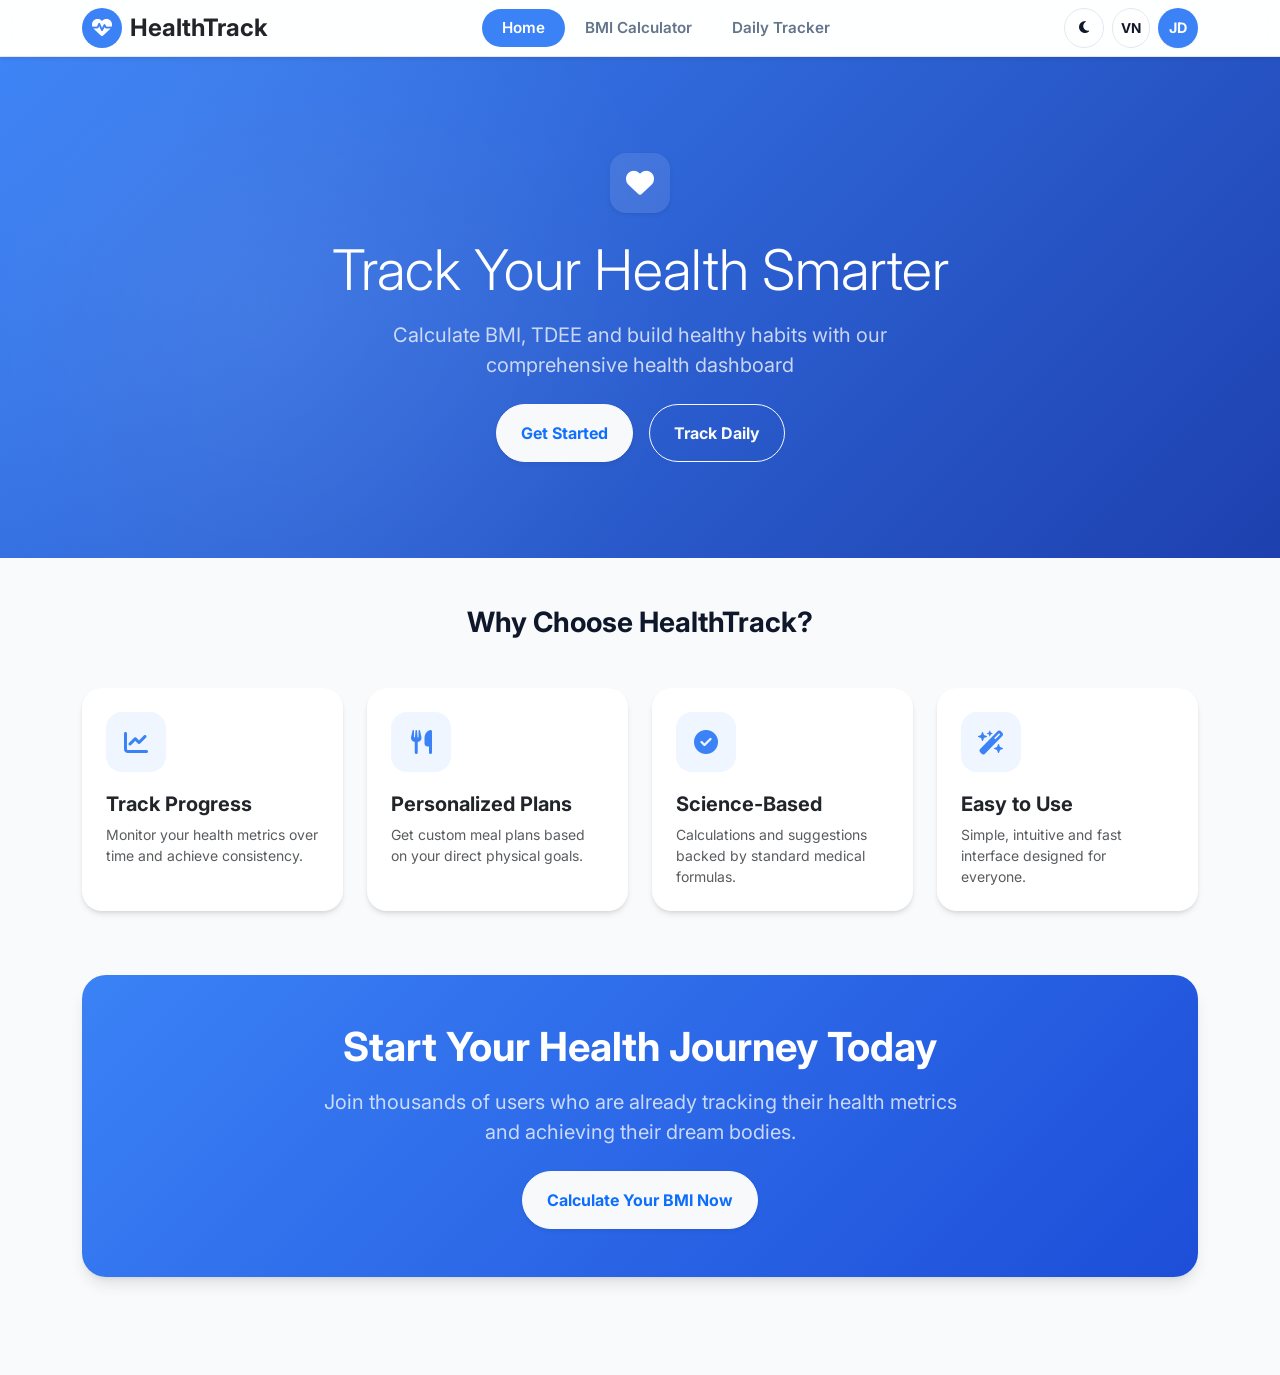
<file: index.html>
<!DOCTYPE html>
<html lang="en" data-theme="light">
<head>
    <meta charset="UTF-8">
    <meta name="viewport" content="width=device-width, initial-scale=1.0">
    <title>HealthTrack - Your Health Dashboard</title>
    
    <!-- Bootstrap CSS -->
    <link href="https://cdn.jsdelivr.net/npm/bootstrap@5.3.0/dist/css/bootstrap.min.css" rel="stylesheet">
    <!-- Font Awesome Icons -->
    <link rel="stylesheet" href="https://cdnjs.cloudflare.com/ajax/libs/font-awesome/6.4.0/css/all.min.css">
    <!-- Google Fonts - Inter -->
    <link href="https://fonts.googleapis.com/css2?family=Inter:wght@400;500;600;700;800&display=swap" rel="stylesheet">
    
    <!-- Custom CSS -->
    <link rel="stylesheet" href="style.css">
</head>
<body>

    <!-- Floating Toast Message (Error / Success) -->
    <div id="floatingToast" class="floating-toast" role="alert">
        <i class="fa-solid fa-circle-exclamation me-2 fs-5" id="toastIcon"></i>
        <span id="toastText">Error occurred!</span>
    </div>

    <!-- Header Navigation -->
    <header class="header sticky-top py-2 shadow-sm">
        <div class="container d-flex justify-content-between align-items-center">
            
            <!-- Logo -->
            <div class="logo-container d-flex align-items-center" style="cursor: pointer;" onclick="navigateToPage('home')">
                <div class="logo-icon bg-primary text-white me-2">
                    <i class="fa-solid fa-heart-pulse"></i>
                </div>
                <h1 class="logo-text m-0 text-dark fw-bold fs-4 d-none d-sm-block" data-translate="app_title">HealthTrack</h1>
            </div>

            <!-- SPA Nav Pills -->
            <nav class="nav nav-pills d-flex align-items-center">
                <a class="nav-link active" href="#home" onclick="event.preventDefault(); navigateToPage('home');" data-translate="nav_home">Home</a>
                <a class="nav-link" href="#calculator" onclick="event.preventDefault(); navigateToPage('calculator');" data-translate="nav_calc">BMI Calculator</a>
                <a class="nav-link" href="#tracker" onclick="event.preventDefault(); navigateToPage('tracker');" data-translate="nav_tracker">Daily Tracker</a>
            </nav>

            <!-- Settings / Utilities Toggle -->
            <div class="d-flex align-items-center gap-2">
                <!-- Theme Switcher Button -->
                <button class="btn-control" id="themeToggle" title="Toggle dark mode">
                    <i class="fa-solid fa-moon"></i>
                </button>

                <!-- Language Toggle Button -->
                <button class="btn-control px-2" id="langToggle" title="Toggle language" style="width: auto; border-radius: 20px;">
                    VN
                </button>

                <!-- Profile Badge -->
                <div class="profile-badge" title="User Profile">
                    JD
                </div>
            </div>

        </div>
    </header>

    <!-- ============================================== -->
    <!-- 1. HOME SCREEN PAGE -->
    <!-- ============================================== -->
    <section id="homePage" class="spa-page">
        <!-- Hero Section -->
        <div class="hero-banner text-white text-center py-5 mb-5">
            <div class="container py-5 px-4">
                <div class="bg-white bg-opacity-10 d-inline-flex p-3 rounded-4 mb-4 text-white shadow-sm" style="backdrop-filter: blur(10px);">
                    <i class="fa-solid fa-heart fs-3"></i>
                </div>
                <h2 class="fw-extrabold display-4 mb-3" data-translate="hero_title">Track Your Health Smarter</h2>
                <p class="fs-5 opacity-75 mx-auto mb-4" style="max-width: 600px;" data-translate="hero_subtitle">Calculate BMI, TDEE and build healthy habits with our comprehensive health dashboard</p>
                <div class="d-flex justify-content-center gap-3">
                    <button class="btn btn-light rounded-pill px-4 py-3 fw-bold text-primary shadow-sm" onclick="navigateToPage('calculator')" data-translate="btn_get_started">Get Started</button>
                    <button class="btn btn-outline-light rounded-pill px-4 py-3 fw-bold" onclick="navigateToPage('tracker')" data-translate="btn_track_daily">Track Daily</button>
                </div>
            </div>
        </div>

        <!-- Features - Why Choose Us -->
        <div class="container my-5">
            <h3 class="fw-bold text-center mb-5" data-translate="why_choose_title">Why Choose HealthTrack?</h3>
            <div class="row g-4">
                
                <!-- Feature Card 1 -->
                <div class="col-md-6 col-lg-3">
                    <div class="card h-100 p-4 border-0 feature-card text-center text-sm-start">
                        <div class="feature-icon-box mx-auto mx-sm-0">
                            <i class="fa-solid fa-chart-line"></i>
                        </div>
                        <h5 class="fw-bold mb-2" data-translate="feature1_title">Track Progress</h5>
                        <p class="text-muted small m-0" data-translate="feature1_desc">Monitor your health metrics over time and achieve consistency.</p>
                    </div>
                </div>

                <!-- Feature Card 2 -->
                <div class="col-md-6 col-lg-3">
                    <div class="card h-100 p-4 border-0 feature-card text-center text-sm-start">
                        <div class="feature-icon-box mx-auto mx-sm-0">
                            <i class="fa-solid fa-utensils"></i>
                        </div>
                        <h5 class="fw-bold mb-2" data-translate="feature2_title">Personalized Plans</h5>
                        <p class="text-muted small m-0" data-translate="feature2_desc">Get custom meal plans based on your direct physical goals.</p>
                    </div>
                </div>

                <!-- Feature Card 3 -->
                <div class="col-md-6 col-lg-3">
                    <div class="card h-100 p-4 border-0 feature-card text-center text-sm-start">
                        <div class="feature-icon-box mx-auto mx-sm-0">
                            <i class="fa-solid fa-circle-check"></i>
                        </div>
                        <h5 class="fw-bold mb-2" data-translate="feature3_title">Science-Based</h5>
                        <p class="text-muted small m-0" data-translate="feature3_desc">Calculations and suggestions backed by standard medical formulas.</p>
                    </div>
                </div>

                <!-- Feature Card 4 -->
                <div class="col-md-6 col-lg-3">
                    <div class="card h-100 p-4 border-0 feature-card text-center text-sm-start">
                        <div class="feature-icon-box mx-auto mx-sm-0">
                            <i class="fa-solid fa-wand-magic-sparkles"></i>
                        </div>
                        <h5 class="fw-bold mb-2" data-translate="feature4_title">Easy to Use</h5>
                        <p class="text-muted small m-0" data-translate="feature4_desc">Simple, intuitive and fast interface designed for everyone.</p>
                    </div>
                </div>

            </div>
        </div>

        <!-- Bottom CTA -->
        <div class="container my-5 pt-3">
            <div class="cta-banner text-white p-5 text-center">
                <h3 class="fw-bold display-6 mb-3" data-translate="cta_title">Start Your Health Journey Today</h3>
                <p class="opacity-75 fs-5 mx-auto mb-4" style="max-width: 650px;" data-translate="cta_desc">Join thousands of users who are already tracking their health metrics and achieving their dream bodies.</p>
                <button class="btn btn-light rounded-pill px-4 py-3 fw-bold text-primary shadow-sm" onclick="navigateToPage('calculator')" data-translate="cta_btn">Calculate Your BMI Now</button>
            </div>
        </div>
    </section>

    <!-- ============================================== -->
    <!-- 2. BMI CALCULATOR SCREEN PAGE -->
    <!-- ============================================== -->
    <section id="calculatorPage" class="spa-page d-none">
        
        <!-- Subtle Calculator Top Header Banner -->
        <div class="hero-banner text-white text-center py-4 mb-5" style="height: 140px;">
            <div class="container py-2">
                <h2 class="fw-bold" data-translate="calc_header_title">Health Calculator</h2>
                <p class="opacity-75 small" data-translate="calc_header_subtitle">Know your standard BMI, BMR, and customize your diet plan</p>
            </div>
        </div>

        <div class="container my-4" style="margin-top: -60px !important; position: relative; z-index: 10;">
            <div class="row justify-content-center">
                <div class="col-lg-8">
                    
                    <!-- Calculator Card -->
                    <div class="card shadow-lg border-0 mb-5">
                        <div class="card-body p-4 p-md-5">
                            
                            <div class="d-flex align-items-center mb-4 pb-3 border-bottom">
                                <div class="logo-icon bg-primary text-white me-3" style="width: 46px; height: 46px; font-size: 1.3rem;">
                                    <i class="fa-solid fa-calculator"></i>
                                </div>
                                <h3 class="fw-bold text-dark m-0 fs-4" data-translate="calc_card_title">Health Calculator</h3>
                            </div>

                            <form id="healthForm" novalidate>
                                <div class="row g-4">
                                    
                                    <!-- Full Name -->
                                    <div class="col-md-12">
                                        <label for="fullName" class="form-label" data-translate="label_name">Full Name</label>
                                        <input type="text" class="form-control custom-input" id="fullName" placeholder="Enter your name" required>
                                        <div class="error-message" id="errName">
                                            <i class="fa-solid fa-circle-exclamation"></i>
                                            <span data-translate="err_name">Please enter your name</span>
                                        </div>
                                    </div>
                                    
                                    <!-- Gender -->
                                    <div class="col-md-6">
                                        <label for="gender" class="form-label" data-translate="label_gender">Gender</label>
                                        <select class="form-select custom-input" id="gender">
                                            <option value="male" data-translate="gender_male">Male</option>
                                            <option value="female" data-translate="gender_female">Female</option>
                                        </select>
                                    </div>

                                    <!-- Age -->
                                    <div class="col-md-6">
                                        <label for="age" class="form-label" data-translate="label_age">Age</label>
                                        <input type="number" class="form-control custom-input" id="age" placeholder="Enter your age" required min="1">
                                        <div class="error-message" id="errAge">
                                            <i class="fa-solid fa-circle-exclamation"></i>
                                            <span data-translate="err_age">Age must be greater than 0</span>
                                        </div>
                                    </div>

                                    <!-- Height -->
                                    <div class="col-md-6">
                                        <label for="height" class="form-label" data-translate="label_height">Height (cm)</label>
                                        <input type="number" class="form-control custom-input" id="height" placeholder="Enter your height" required min="1">
                                        <div class="error-message" id="errHeight">
                                            <i class="fa-solid fa-circle-exclamation"></i>
                                            <span data-translate="err_height">Invalid height</span>
                                        </div>
                                    </div>

                                    <!-- Weight -->
                                    <div class="col-md-6">
                                        <label for="weight" class="form-label" data-translate="label_weight">Weight (kg)</label>
                                        <input type="number" class="form-control custom-input" id="weight" placeholder="Enter your weight" required min="1">
                                        <div class="error-message" id="errWeight">
                                            <i class="fa-solid fa-circle-exclamation"></i>
                                            <span data-translate="err_weight">Please enter your weight</span>
                                        </div>
                                    </div>

                                    <!-- Activity level -->
                                    <div class="col-md-12">
                                        <label for="activity" class="form-label" data-translate="label_activity">Activity Level</label>
                                        <select class="form-select custom-input" id="activity">
                                            <option value="1.2" data-translate="activity_sed">Sedentary (little to no exercise)</option>
                                            <option value="1.375" data-translate="activity_light">Lightly active (1-3 days/week)</option>
                                            <option value="1.55" selected data-translate="activity_mod">Moderate (exercise 3-5 days/week)</option>
                                            <option value="1.725" data-translate="activity_very">Very active (6-7 days/week)</option>
                                            <option value="1.9" data-translate="activity_super">Super active (very hard exercise/job)</option>
                                        </select>
                                    </div>

                                    <!-- Submit Button -->
                                    <div class="col-12 mt-5">
                                        <button type="submit" class="btn btn-primary w-100 py-3 fw-bold fs-5 btn-calculate" data-translate="btn_calc">Calculate Now</button>
                                    </div>
                                </div>
                            </form>
                            
                        </div>
                    </div>

                    <!-- Results Section (Initially Hidden) -->
                    <div id="resultsSection" class="d-none">
                        <h3 class="fw-bold text-dark mb-4 text-center text-sm-start" data-translate="results_title">Your Results</h3>
                        
                        <!-- Top results values -->
                        <div class="row g-4 mb-4">
                            <div class="col-md-6">
                                <div class="card result-card bg-blue-light border-0 h-100 p-4 text-center">
                                    <h5 class="text-secondary fw-semibold mb-2" data-translate="bmi_card_title">BMI</h5>
                                    <div class="display-4 fw-bold text-primary mb-2" id="bmiValue">0.0</div>
                                    <div class="badge bg-success fs-6 rounded-pill px-3 py-2" id="bmiStatus" data-translate="status_normal">Normal</div>
                                </div>
                            </div>
                            <div class="col-md-6">
                                <div class="card result-card bg-blue-light border-0 h-100 p-4 text-center">
                                    <h5 class="text-secondary fw-semibold mb-2" data-translate="bmr_card_title">BMR</h5>
                                    <div class="display-4 fw-bold text-primary mb-2" id="bmrValue">0</div>
                                    <div class="text-secondary fw-medium" data-translate="unit_cal_day">calories/day</div>
                                </div>
                            </div>
                            <div class="col-12">
                                <div class="card result-card bg-green-light border-0 p-4 text-center">
                                    <h5 class="text-secondary fw-semibold mb-2" data-translate="tdee_card_title">TDEE (Total Daily Energy Expenditure)</h5>
                                    <div class="display-3 fw-bold text-success mb-2" id="tdeeValue">0</div>
                                    <div class="text-secondary fw-medium" data-translate="unit_cal_day">calories/day</div>
                                </div>
                            </div>
                        </div>

                        <!-- BMI scale indicator -->
                        <div class="card border-0 shadow-sm p-4 mb-4 rounded-4">
                            <h5 class="fw-semibold mb-4" data-translate="scale_title">BMI Classification</h5>
                            <div class="bmi-scale-container">
                                <div class="bmi-gradient"></div>
                                <div class="bmi-pointer position-absolute" id="bmiPointer">
                                    <i class="fa-solid fa-caret-down fs-3"></i>
                                </div>
                            </div>
                            <div class="d-flex justify-content-between text-muted small fw-semibold px-2 mt-2">
                                <span>0</span>
                                <span>18.5</span>
                                <span>25</span>
                                <span>30</span>
                                <span>40+</span>
                            </div>
                            <div class="d-flex justify-content-between small mt-1 px-3 fw-bold">
                                <span class="text-info" data-translate="status_under">Under</span>
                                <span class="text-success" data-translate="status_normal">Normal</span>
                                <span class="text-warning" data-translate="status_over">Over</span>
                                <span class="text-danger" data-translate="status_obese">Obese</span>
                            </div>
                        </div>

                        <!-- Secondary stats -->
                        <div class="row g-4 mb-4">
                            <div class="col-md-6">
                                <div class="card bg-blue-light border-0 p-4 d-flex flex-row align-items-center shadow-sm rounded-4">
                                    <div class="logo-icon bg-white text-primary me-3 shadow-sm" style="width: 48px; height: 48px; font-size: 1.4rem;">
                                        <i class="fa-solid fa-droplet"></i>
                                    </div>
                                    <div>
                                        <h6 class="text-secondary fw-semibold mb-1" data-translate="stat_water_title">Daily Water Intake</h6>
                                        <h4 class="fw-bold text-primary m-0" id="waterIntake">0 ml/day</h4>
                                    </div>
                                </div>
                            </div>
                            <div class="col-md-6">
                                <div class="card bg-blue-light border-0 p-4 d-flex flex-row align-items-center shadow-sm rounded-4">
                                    <div class="logo-icon bg-white text-primary me-3 shadow-sm" style="width: 48px; height: 48px; font-size: 1.4rem;">
                                        <i class="fa-solid fa-gauge-high"></i>
                                    </div>
                                    <div>
                                        <h6 class="text-secondary fw-semibold mb-1" data-translate="stat_cal_title">Recommended Calories</h6>
                                        <h4 class="fw-bold text-primary m-0" id="recCalories">0 cal/day</h4>
                                    </div>
                                </div>
                            </div>
                        </div>

                        <!-- Meal Plan -->
                        <div class="card border-0 shadow-sm p-4 rounded-4 mb-5">
                            <h4 class="fw-bold mb-1" data-translate="meal_plan_title">Balanced Meal Plan</h4>
                            <p class="text-muted mb-4" data-translate="meal_plan_subtitle">Maintain your healthy weight</p>
                            
                            <div class="badge border border-primary text-primary bg-white fs-6 py-2 px-3 mb-4 d-inline-block text-start w-auto mx-auto" style="border-radius: 8px;">
                                <span data-translate="target_cal_prefix">Target Daily Calories:</span> <span id="targetCaloriesMeal">0</span> cal
                            </div>

                            <div class="meal-list">
                                <!-- Breakfast -->
                                <div class="meal-item d-flex justify-content-between align-items-center p-3 border rounded-3 mb-3">
                                    <div>
                                        <h6 class="fw-bold mb-1" data-translate="meal_breakfast">Breakfast</h6>
                                        <p class="text-muted small m-0" data-translate="meal_breakfast_desc">Greek yogurt, berries, granola</p>
                                    </div>
                                    <div class="badge bg-primary fs-6 rounded-pill px-3 py-2" id="calBreakfast">0 cal</div>
                                </div>
                                
                                <!-- Lunch -->
                                <div class="meal-item d-flex justify-content-between align-items-center p-3 border rounded-3 mb-3">
                                    <div>
                                        <h6 class="fw-bold mb-1" data-translate="meal_lunch">Lunch</h6>
                                        <p class="text-muted small m-0" data-translate="meal_lunch_desc">Quinoa bowl, grilled vegetables, chickpeas</p>
                                    </div>
                                    <div class="badge bg-primary fs-6 rounded-pill px-3 py-2" id="calLunch">0 cal</div>
                                </div>

                                <!-- Dinner -->
                                <div class="meal-item d-flex justify-content-between align-items-center p-3 border rounded-3 mb-3">
                                    <div>
                                        <h6 class="fw-bold mb-1" data-translate="meal_dinner">Dinner</h6>
                                        <p class="text-muted small m-0" data-translate="meal_dinner_desc">Lean protein, mixed greens, whole grains</p>
                                    </div>
                                    <div class="badge bg-primary fs-6 rounded-pill px-3 py-2" id="calDinner">0 cal</div>
                                </div>

                                <!-- Snacks -->
                                <div class="meal-item d-flex justify-content-between align-items-center p-3 border rounded-3">
                                    <div>
                                        <h6 class="fw-bold mb-1" data-translate="meal_snack">Snacks</h6>
                                        <p class="text-muted small m-0" data-translate="meal_snack_desc">Fruits, nuts, veggies with hummus</p>
                                    </div>
                                    <div class="badge bg-primary fs-6 rounded-pill px-3 py-2" id="calSnack">0 cal</div>
                                </div>
                            </div>
                        </div>

                    </div>

                </div>
            </div>
        </div>
    </section>

    <!-- ============================================== -->
    <!-- 3. DAILY TRACKER SCREEN PAGE -->
    <!-- ============================================== -->
    <section id="trackerPage" class="spa-page d-none">
        
        <!-- Tracker Top Banner -->
        <div class="hero-banner text-white text-center py-4 mb-4" style="height: 140px;">
            <div class="container py-2">
                <h2 class="fw-bold" data-translate="tracker_header_title">Daily Health Tracker</h2>
                <p class="opacity-75 small" data-translate="tracker_header_subtitle">Log your daily food intake and water consumption dynamically</p>
            </div>
        </div>

        <div class="container my-4" style="margin-top: -65px !important; position: relative; z-index: 10;">
            
            <!-- Top Summary Grid Indicators -->
            <div class="row g-3 mb-5">
                
                <!-- Card 1: Total Calories logged -->
                <div class="col-6 col-lg-3">
                    <div class="card border-0 shadow-sm tracker-summary-card">
                        <div class="tracker-summary-icon">
                            <i class="fa-solid fa-fire"></i>
                        </div>
                        <div>
                            <span class="text-muted small d-block fw-semibold" data-translate="indicator_total_cal">Total Calories</span>
                            <span class="fw-bold fs-5 text-dark" id="summaryTotalCalories">0 / 2000 cal</span>
                        </div>
                    </div>
                </div>

                <!-- Card 2: Calories Remaining -->
                <div class="col-6 col-lg-3">
                    <div class="card border-0 shadow-sm tracker-summary-card">
                        <div class="tracker-summary-icon" style="color: var(--success-color); background-color: var(--bg-green-light);">
                            <i class="fa-solid fa-circle-chevron-down"></i>
                        </div>
                        <div>
                            <span class="text-muted small d-block fw-semibold" data-translate="indicator_remain_cal">Remaining</span>
                            <span class="fw-bold fs-5 text-dark" id="summaryRemainingCalories">2000 cal left</span>
                        </div>
                    </div>
                </div>

                <!-- Card 3: Water Logged -->
                <div class="col-6 col-lg-3">
                    <div class="card border-0 shadow-sm tracker-summary-card">
                        <div class="tracker-summary-icon" style="color: var(--info-color); background-color: #ecfeff;">
                            <i class="fa-solid fa-glass-water"></i>
                        </div>
                        <div>
                            <span class="text-muted small d-block fw-semibold" data-translate="indicator_water">Water Intake</span>
                            <span class="fw-bold fs-5 text-dark" id="summaryWaterIntake">0 / 2000 ml</span>
                        </div>
                    </div>
                </div>

                <!-- Card 4: BMI Status -->
                <div class="col-6 col-lg-3">
                    <div class="card border-0 shadow-sm tracker-summary-card">
                        <div class="tracker-summary-icon" style="color: var(--warning-color); background-color: #fffbeb;">
                            <i class="fa-solid fa-heart-pulse"></i>
                        </div>
                        <div>
                            <span class="text-muted small d-block fw-semibold" data-translate="indicator_bmi">BMI Status</span>
                            <span class="fw-bold fs-5 text-dark" id="summaryBmiStatus">Normal (22.5)</span>
                        </div>
                    </div>
                </div>

            </div>

            <!-- Main Interactive Trackers Columns -->
            <div class="row g-4">
                
                <!-- Left Column: Circular Water Progress tracker -->
                <div class="col-lg-6">
                    <div class="card border-0 shadow-sm h-100 p-4">
                        <div class="d-flex align-items-center mb-4">
                            <div class="logo-icon bg-primary text-white me-3" style="width: 44px; height: 44px; font-size: 1.25rem;">
                                <i class="fa-solid fa-droplet"></i>
                            </div>
                            <h4 class="card-title m-0" data-translate="card_water_title">Water Intake</h4>
                        </div>

                        <!-- Progress Circle Container -->
                        <div class="circular-progress-container">
                            <svg class="circular-progress-svg">
                                <circle class="progress-bg" cx="110" cy="110" r="98"></circle>
                                <circle class="progress-bar-fill" id="waterProgressRing" cx="110" cy="110" r="98"></circle>
                            </svg>
                            <div class="progress-center-text">
                                <div class="display-5 fw-extrabold text-primary mb-1" id="waterCircleValue">0</div>
                                <div class="text-muted small fw-semibold" id="waterCircleGoal">/ 2000 ml</div>
                                <div class="text-muted fs-6 fw-bold mt-1" id="waterCirclePercent">0%</div>
                            </div>
                        </div>

                        <!-- Control Buttons -->
                        <div class="d-flex flex-wrap justify-content-center align-items-center gap-2 mt-2">
                            <button class="btn-control fs-4 shadow-sm" id="btnWaterDec" title="Decrease 250ml">-</button>
                            <button class="btn btn-secondary-custom shadow-sm py-2 px-3" id="btnWaterInc250" data-translate="btn_water_250">+250ml</button>
                            <button class="btn btn-primary shadow-sm py-2 px-3" id="btnWaterInc500" data-translate="btn_water_500">+500ml</button>
                            <button class="btn btn-danger-light shadow-sm py-2 px-3" id="btnWaterReset" data-translate="btn_reset">Reset</button>
                        </div>
                    </div>
                </div>

                <!-- Right Column: Food tracker with Log Form & Log List History -->
                <div class="col-lg-6">
                    <div class="card border-0 shadow-sm h-100 p-4">
                        <div class="d-flex align-items-center mb-4">
                            <div class="logo-icon bg-primary text-white me-3" style="width: 44px; height: 44px; font-size: 1.2rem;">
                                <i class="fa-solid fa-utensils"></i>
                            </div>
                            <h4 class="card-title m-0" data-translate="card_food_title">Food Calories</h4>
                        </div>

                        <!-- Form logging -->
                        <form id="foodForm" class="mb-4" novalidate>
                            <div class="row g-3">
                                <div class="col-12">
                                    <input type="text" class="form-control custom-input" id="foodName" placeholder="Meal name (e.g. Chicken Salad)" required>
                                </div>
                                <div class="col-6">
                                    <input type="number" class="form-control custom-input" id="foodCalories" placeholder="Calories" required min="1">
                                </div>
                                <div class="col-6">
                                    <input type="number" class="form-control custom-input" id="foodProtein" placeholder="Protein (g)" min="0">
                                </div>
                                <div class="col-6">
                                    <input type="number" class="form-control custom-input" id="foodCarbs" placeholder="Carbs (g)" min="0">
                                </div>
                                <div class="col-6">
                                    <input type="number" class="form-control custom-input" id="foodFat" placeholder="Fat (g)" min="0">
                                </div>
                                <div class="col-12 mt-4">
                                    <button type="submit" class="btn btn-primary w-100 py-3 fw-bold" id="btnAddMeal">
                                        <i class="fa-solid fa-plus me-2"></i><span data-translate="btn_add_meal">Add Meal</span>
                                    </button>
                                </div>
                            </div>
                        </form>

                        <hr class="opacity-10 my-4">

                        <!-- Meal List History -->
                        <div id="mealListContainer" style="max-height: 240px; overflow-y: auto;">
                            <!-- Empty State -->
                            <div id="mealEmptyState" class="text-center py-5 text-muted opacity-75">
                                <i class="fa-solid fa-utensils fs-1 mb-3 text-secondary"></i>
                                <h6 class="fw-bold mb-1" data-translate="empty_meal_title">No meals added yet</h6>
                                <p class="small m-0" data-translate="empty_meal_desc">Start tracking your food intake</p>
                            </div>

                            <!-- List items (injected dynamically via JS) -->
                            <div id="mealList"></div>
                        </div>

                    </div>
                </div>

            </div>

        </div>
    </section>

    <!-- jQuery -->
    <script src="https://code.jquery.com/jquery-3.6.0.min.js"></script>
    <!-- Bootstrap Bundle JS -->
    <script src="https://cdn.jsdelivr.net/npm/bootstrap@5.3.0/dist/js/bootstrap.bundle.min.js"></script>
    <!-- Custom SPA & Logic JS -->
    <script src="script.js"></script>
</body>
</html>
</file>
<file: style.css>
/* Core Design System & CSS Variables */
:root {
    --primary-color: #3b82f6;
    --primary-hover: #2563eb;
    --success-color: #10b981;
    --success-hover: #059669;
    --danger-color: #ef4444;
    --warning-color: #f59e0b;
    --info-color: #06b6d4;

    /* Light Theme Tokens */
    --bg-color: #f8fafc;
    --header-bg: rgba(255, 255, 255, 0.85);
    --card-bg: #ffffff;
    --text-color: #0f172a;
    --text-muted: #64748b;
    --border-color: #e2e8f0;
    --input-bg: #f8fafc;
    --shadow-sm: 0 1px 2px 0 rgba(0, 0, 0, 0.05);
    --shadow-md: 0 4px 6px -1px rgba(0, 0, 0, 0.1), 0 2px 4px -2px rgba(0, 0, 0, 0.1);
    --shadow-lg: 0 10px 15px -3px rgba(0, 0, 0, 0.1), 0 4px 6px -4px rgba(0, 0, 0, 0.1);
    
    --bg-blue-light: #eff6ff;
    --bg-green-light: #ecfdf5;
    --bg-red-light: #fef2f2;
}

[data-theme="dark"] {
    /* Dark Theme Tokens */
    --bg-color: #090d16;
    --header-bg: rgba(15, 23, 42, 0.85);
    --card-bg: #131c2e;
    --text-color: #f8fafc;
    --text-muted: #94a3b8;
    --border-color: #223049;
    --input-bg: #0d1527;
    --shadow-sm: 0 1px 2px 0 rgba(0, 0, 0, 0.5);
    --shadow-md: 0 4px 6px -1px rgba(0, 0, 0, 0.4), 0 2px 4px -2px rgba(0, 0, 0, 0.4);
    --shadow-lg: 0 10px 15px -3px rgba(0, 0, 0, 0.5), 0 4px 6px -4px rgba(0, 0, 0, 0.5);
    
    --bg-blue-light: #16223f;
    --bg-green-light: #102a24;
    --bg-red-light: #3b1818;
}

html[data-theme="dark"] .text-dark {
    color: var(--text-color) !important;
}

html[data-theme="dark"] h1,
html[data-theme="dark"] h2,
html[data-theme="dark"] h3,
html[data-theme="dark"] h4,
html[data-theme="dark"] h5,
html[data-theme="dark"] h6,
html[data-theme="dark"] .fw-bold,
html[data-theme="dark"] .card-title {
    color: #ffffff !important;
}

/* Hero and CTA buttons: improve contrast for primary actions in dark mode */
html[data-theme="dark"] .hero-banner .btn.btn-light {
    background-color: rgba(255,255,255,0.06);
    color: var(--primary-color);
    border: 1px solid rgba(255,255,255,0.06);
    box-shadow: none;
}

/* Ensure explicit .text-primary inside light buttons keeps primary color */
html[data-theme="dark"] .hero-banner .btn.btn-light.text-primary,
html[data-theme="dark"] .hero-banner .btn.btn-light.text-primary * {
    color: var(--primary-color) !important;
}

html[data-theme="dark"] .hero-banner .btn.btn-outline-light {
    border-color: rgba(255,255,255,0.12);
    color: #ffffff;
}

/* Make primary hero CTA (Get Started) filled in dark mode for clear contrast */
html[data-theme="dark"] .hero-banner .btn.btn-light.text-primary {
    background-color: var(--primary-color) !important;
    color: #ffffff !important;
    border-color: var(--primary-color) !important;
    box-shadow: 0 8px 24px rgba(59,130,246,0.22);
}

html[data-theme="dark"] .hero-banner .btn.btn-light.text-primary:hover {
    filter: brightness(0.95);
}

/* CTA banner buttons (bottom) */
html[data-theme="dark"] .cta-banner .btn.btn-light {
    background-color: rgba(255,255,255,0.06);
    color: var(--primary-color);
    border: 1px solid rgba(255,255,255,0.06);
}

html[data-theme="dark"] .text-muted,
html[data-theme="dark"] .text-secondary,
html[data-theme="dark"] .small,
html[data-theme="dark"] .opacity-75 {
    color: #cbd5e1 !important;
}

/* Global Reset & Base Styling */
* {
    box-sizing: border-box;
    transition: background-color 0.3s ease, border-color 0.3s ease, color 0.3s ease;
}

body {
    font-family: 'Inter', sans-serif;
    background-color: var(--bg-color);
    color: var(--text-color);
    min-height: 100vh;
    padding-bottom: 50px;
    overflow-x: hidden;
}

/* Header & Navigation */
.header {
    background-color: var(--header-bg);
    backdrop-filter: blur(12px);
    -webkit-backdrop-filter: blur(12px);
    border-bottom: 1px solid var(--border-color);
    z-index: 1000;
}

.logo-icon {
    width: 40px;
    height: 40px;
    font-size: 1.25rem;
    background-color: var(--primary-color) !important;
    display: inline-flex;
    align-items: center;
    justify-content: center;
    border-radius: 50%;
}

.nav-pills .nav-link {
    color: var(--text-muted);
    font-weight: 600;
    font-size: 0.95rem;
    border-radius: 50px;
    padding: 8px 20px;
    transition: all 0.25s ease;
}

.nav-pills .nav-link.active {
    background-color: var(--primary-color) !important;
    color: #ffffff !important;
}

.nav-pills .nav-link:hover:not(.active) {
    background-color: var(--bg-blue-light);
    color: var(--primary-color);
}

/* Controls (Theme & Lang) */
.btn-control {
    width: 40px;
    height: 40px;
    border-radius: 50%;
    border: 1px solid var(--border-color);
    background-color: var(--card-bg);
    color: var(--text-color);
    display: flex;
    align-items: center;
    justify-content: center;
    cursor: pointer;
    font-weight: 700;
    font-size: 0.85rem;
    transition: all 0.2s ease;
}

.btn-control:hover {
    border-color: var(--primary-color);
    color: var(--primary-color);
    transform: translateY(-2px);
}

.profile-badge {
    width: 40px;
    height: 40px;
    background-color: var(--primary-color);
    color: white;
    font-weight: 700;
    border-radius: 50%;
    display: flex;
    align-items: center;
    justify-content: center;
    font-size: 0.9rem;
    cursor: pointer;
    box-shadow: var(--shadow-sm);
}

/* Hero Section */
.hero-banner {
    background: linear-gradient(135deg, var(--primary-color) 0%, #1e40af 100%);
    position: relative;
    overflow: hidden;
}

.hero-banner::before {
    content: '';
    position: absolute;
    top: -50%;
    left: -20%;
    width: 80%;
    height: 200%;
    background: radial-gradient(circle, rgba(255,255,255,0.08) 0%, transparent 60%);
    transform: rotate(-15deg);
    pointer-events: none;
}

/* Dynamic Cards */
.card {
    background-color: var(--card-bg);
    border: 1px solid var(--border-color);
    border-radius: 20px;
    box-shadow: var(--shadow-md);
    transition: transform 0.3s ease, box-shadow 0.3s ease, border-color 0.3s ease;
}

.card:hover {
    box-shadow: var(--shadow-lg);
}

.card-title {
    color: var(--text-color);
    font-weight: 700;
}

/* Specific Page Styles - Home */
.feature-icon-box {
    width: 60px;
    height: 60px;
    background-color: var(--bg-blue-light);
    color: var(--primary-color);
    border-radius: 16px;
    display: flex;
    align-items: center;
    justify-content: center;
    font-size: 1.5rem;
    margin-bottom: 20px;
    transition: all 0.3s ease;
}

.feature-card:hover .feature-icon-box {
    background-color: var(--primary-color);
    color: white;
    transform: scale(1.1);
}

.cta-banner {
    background: linear-gradient(135deg, var(--primary-color) 0%, #1d4ed8 100%);
    border-radius: 24px;
    box-shadow: var(--shadow-lg);
    position: relative;
    overflow: hidden;
}

/* Inputs & Form Elements */
.custom-input {
    background-color: var(--input-bg);
    border: 1px solid var(--border-color);
    color: var(--text-color) !important;
    border-radius: 12px;
    padding: 12px 16px;
    font-size: 1rem;
    transition: all 0.2s ease;
}

.custom-input::placeholder {
    color: var(--text-muted);
    opacity: 0.7;
}

.custom-input:focus {
    background-color: var(--card-bg);
    border-color: var(--primary-color);
    box-shadow: 0 0 0 4px rgba(59, 130, 246, 0.15);
    outline: none;
}

.form-label {
    font-size: 0.9rem;
    font-weight: 600;
    color: var(--text-color);
    margin-bottom: 8px;
}

/* Error Validation States */
.custom-input.is-invalid {
    border-color: var(--danger-color);
    background-color: var(--bg-red-light);
}

.custom-input.is-invalid:focus {
    box-shadow: 0 0 0 4px rgba(239, 68, 68, 0.15);
}

.error-message {
    color: var(--danger-color);
    font-size: 0.825rem;
    font-weight: 500;
    margin-top: 6px;
    display: none;
    align-items: center;
}

.error-message i {
    margin-right: 6px;
    font-size: 0.9rem;
}

/* Floating Toast Notification */
.floating-toast {
    position: fixed;
    top: 24px;
    right: 24px;
    z-index: 1050;
    border-radius: 14px;
    padding: 16px 24px;
    color: #ffffff;
    box-shadow: 0 10px 25px -5px rgba(0, 0, 0, 0.2);
    display: none;
    align-items: center;
    font-weight: 600;
    animation: slideInRight 0.3s ease-out;
}

@keyframes slideInRight {
    from {
        transform: translateX(120%);
        opacity: 0;
    }
    to {
        transform: translateX(0);
        opacity: 1;
    }
}

/* Calculator specific */
.bg-blue-light {
    background-color: var(--bg-blue-light);
}

.bg-green-light {
    background-color: var(--bg-green-light);
}

/* BMI Gauge Gradient */
.bmi-scale-container {
    height: 14px;
    margin-top: 35px;
    position: relative;
}

.bmi-gradient {
    width: 100%;
    height: 100%;
    background: linear-gradient(to right, #22d3ee 0% 18.5%, #10b981 18.5% 25%, #f59e0b 25% 30%, #ef4444 30% 100%);
    border-radius: 50px;
}

.bmi-pointer {
    top: -24px;
    transform: translateX(-50%);
    transition: left 0.6s cubic-bezier(0.25, 0.8, 0.25, 1);
    left: 0%;
}

.bmi-pointer i {
    color: var(--text-color);
}

/* Daily Tracker specific styling */
.tracker-summary-card {
    border-radius: 18px;
    padding: 18px 24px;
    display: flex;
    align-items: center;
    box-shadow: var(--shadow-sm);
}

.tracker-summary-icon {
    width: 48px;
    height: 48px;
    border-radius: 14px;
    background-color: var(--bg-blue-light);
    color: var(--primary-color);
    display: flex;
    align-items: center;
    justify-content: center;
    font-size: 1.3rem;
    margin-right: 18px;
}

/* Circle Progress for Water Intake */
.circular-progress-container {
    position: relative;
    width: 220px;
    height: 220px;
    margin: 30px auto;
}

.circular-progress-svg {
    transform: rotate(-90deg);
    width: 220px;
    height: 220px;
}

.progress-bg {
    fill: none;
    stroke: var(--border-color);
    stroke-width: 14;
}

.progress-bar-fill {
    fill: none;
    stroke: var(--primary-color);
    stroke-width: 14;
    stroke-linecap: round;
    stroke-dasharray: 615;
    stroke-dashoffset: 615;
    transition: stroke-dashoffset 0.6s ease;
}

.progress-center-text {
    position: absolute;
    top: 50%;
    left: 50%;
    transform: translate(-50%, -50%);
    text-align: center;
    width: 100%;
}

/* History logs list */
.log-item {
    background-color: var(--bg-color);
    border: 1px solid var(--border-color);
    border-radius: 12px;
    padding: 14px 18px;
    margin-bottom: 12px;
    display: flex;
    align-items: center;
    justify-content: space-between;
    animation: fadeIn 0.3s ease-out;
}

@keyframes fadeIn {
    from { opacity: 0; transform: translateY(5px); }
    to { opacity: 1; transform: translateY(0); }
}

.delete-btn {
    color: var(--text-muted);
    cursor: pointer;
    background: none;
    border: none;
    padding: 4px 8px;
    border-radius: 6px;
    transition: all 0.2s ease;
}

.delete-btn:hover {
    color: var(--danger-color);
    background-color: var(--bg-red-light);
}

/* Buttons style */
.btn-primary {
    background-color: var(--primary-color);
    border: none;
    border-radius: 12px;
    padding: 12px 24px;
    font-weight: 600;
    transition: all 0.2s ease;
}

.btn-primary:hover {
    background-color: var(--primary-hover);
    transform: translateY(-2px);
    box-shadow: 0 4px 12px rgba(59, 130, 246, 0.25);
}

.btn-success {
    background-color: var(--success-color);
    border: none;
    border-radius: 12px;
    padding: 12px 24px;
    font-weight: 600;
    transition: all 0.2s ease;
}

.btn-success:hover {
    background-color: var(--success-hover);
    transform: translateY(-2px);
    box-shadow: 0 4px 12px rgba(16, 185, 129, 0.25);
}

.btn-secondary-custom {
    background-color: var(--bg-blue-light);
    color: var(--primary-color);
    border: none;
    border-radius: 12px;
    padding: 10px 20px;
    font-weight: 600;
    transition: all 0.2s ease;
}

.btn-secondary-custom:hover {
    background-color: var(--primary-color);
    color: #a1cc07;
    transform: translateY(-2px);
}

.btn-danger-light {
    background-color: var(--bg-red-light);
    color: var(--danger-color);
    border: none;
    border-radius: 12px;
    padding: 10px 20px;
    font-weight: 600;
    transition: all 0.2s ease;
}

.btn-danger-light:hover {
    background-color: var(--danger-color);
    color: #ffffff;
    transform: translateY(-2px);
}

/* General Layout helpers */
.spa-page {
    transition: opacity 0.3s ease;
}

.spa-page.d-none {
    opacity: 0;
    display: none !important;
}

/* Scrollbar adjustment */
::-webkit-scrollbar {
    width: 8px;
}

::-webkit-scrollbar-track {
    background: var(--bg-color);
}

::-webkit-scrollbar-thumb {
    background: var(--border-color);
    border-radius: 10px;
}

::-webkit-scrollbar-thumb:hover {
    background: var(--text-muted);
}
</file>
